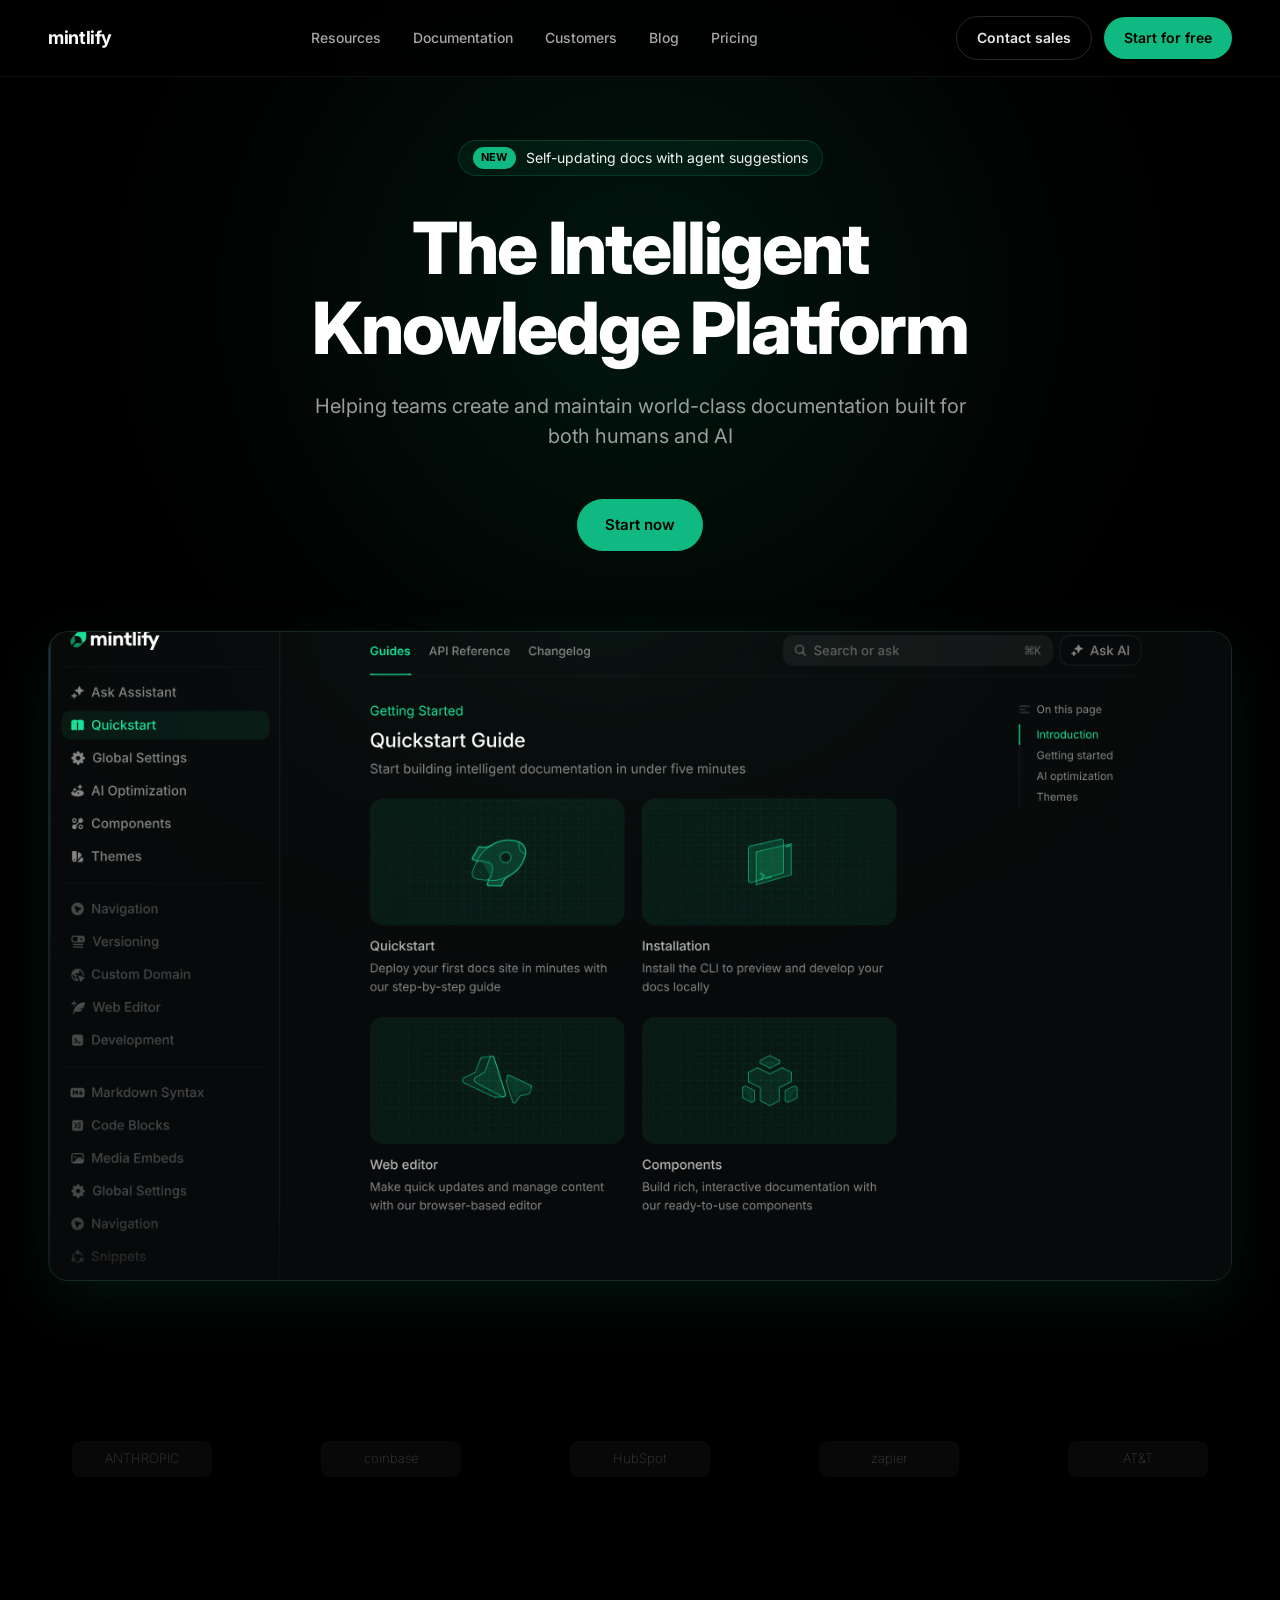
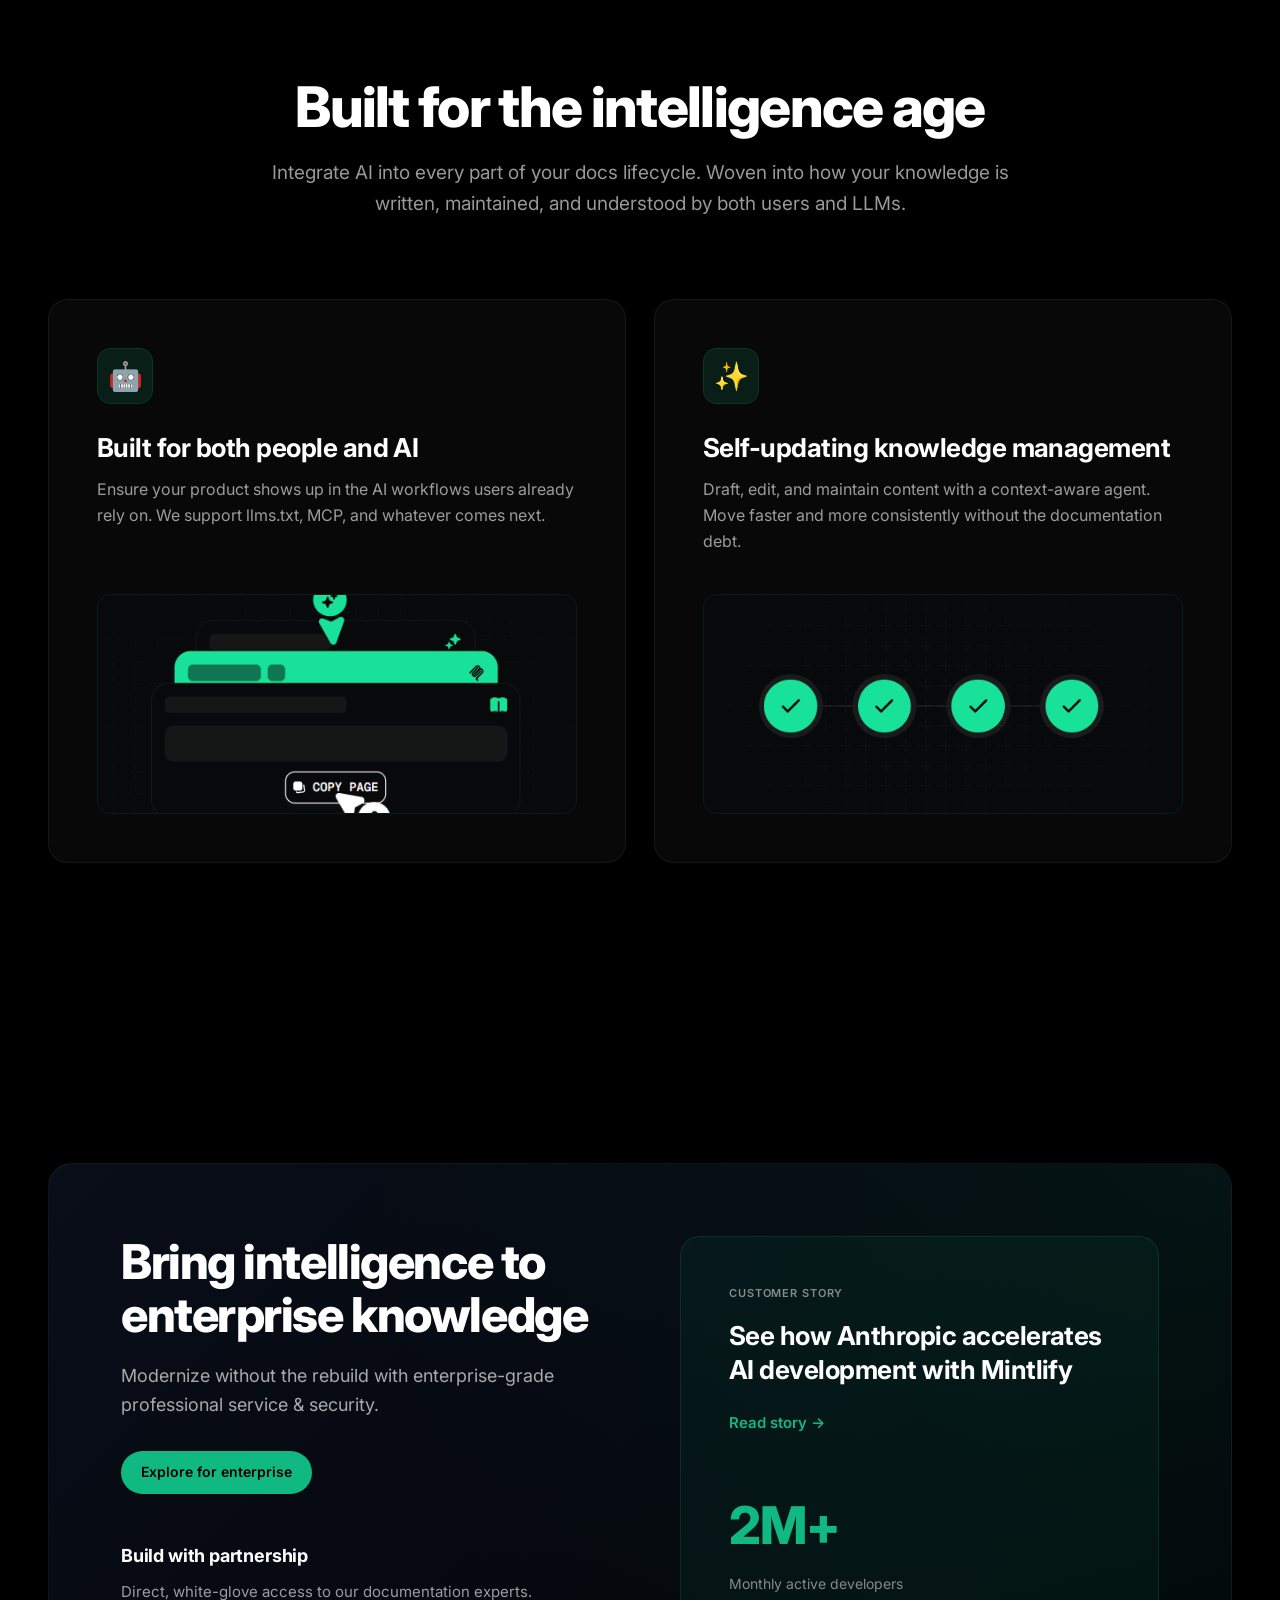
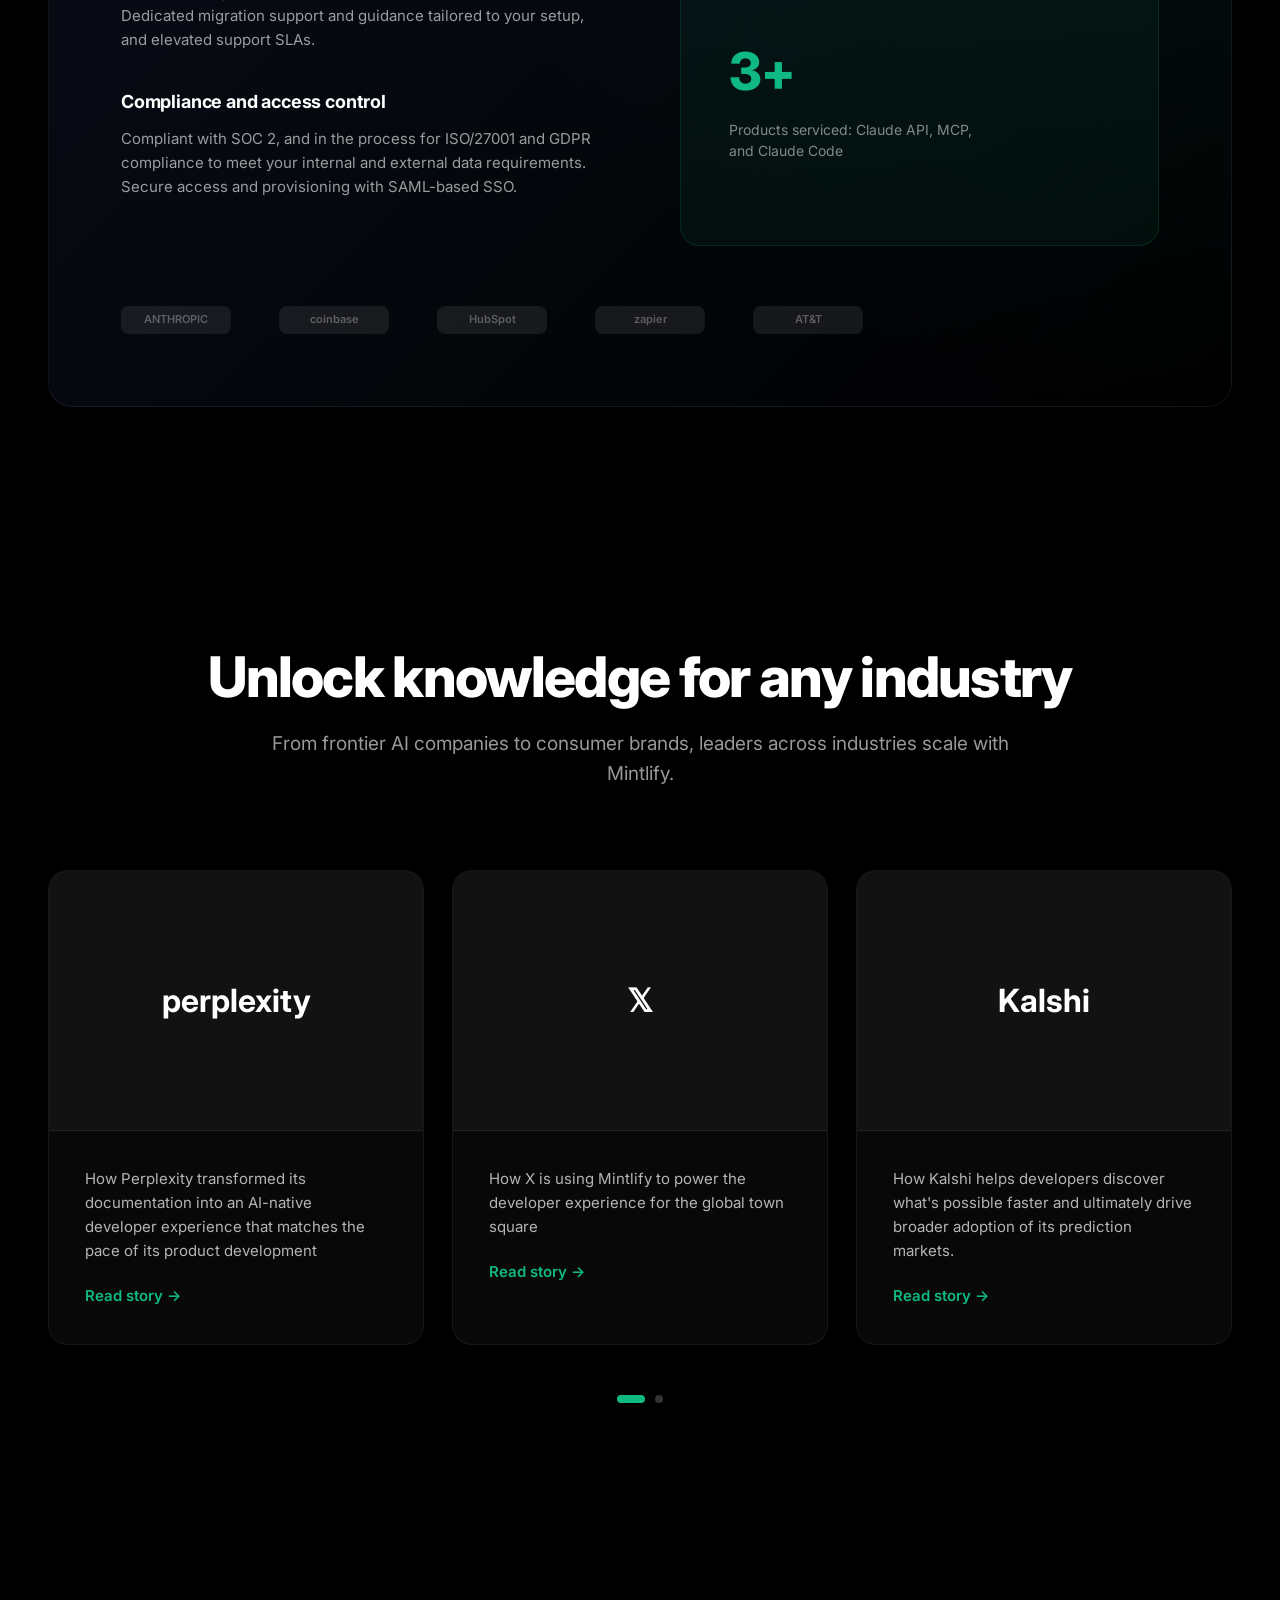
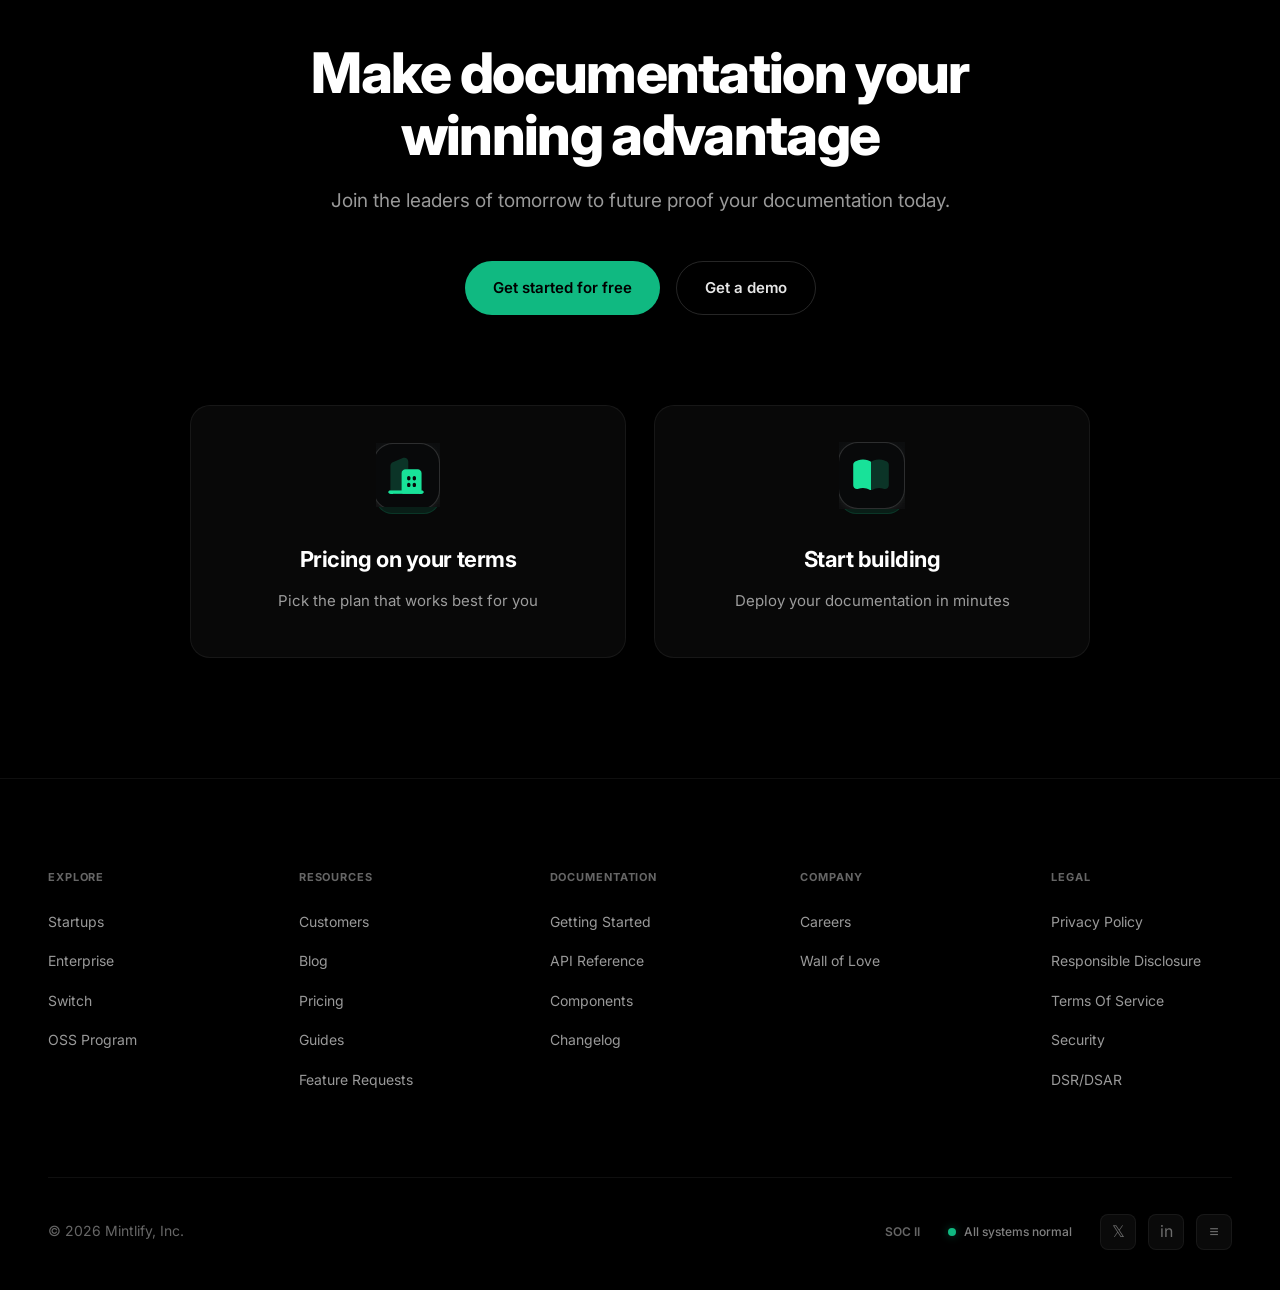
<file: Assignments/Mintlify-UI-Clone/index.html>
<!DOCTYPE html>
<html lang="en">
<head>
    <meta charset="UTF-8">
    <meta name="viewport" content="width=device-width, initial-scale=1.0">
    <title>Mintlify - The Intelligent Documentation Platform</title>
    <link rel="stylesheet" href="style.css">
    <link rel="preconnect" href="https://fonts.googleapis.com">
    <link rel="preconnect" href="https://fonts.gstatic.com" crossorigin>
    <link href="https://fonts.googleapis.com/css2?family=Inter:wght@400;500;600;700;800&display=swap" rel="stylesheet">
    <link rel="shortcut icon" href="assets/mintlify-icon.svg" type="image/x-icon">
</head>
<body>
    <!-- Header -->
    <header>
        <div class="nav-container">
            <div class="logo">mintlify</div>
            <nav>
                <ul class="nav-links">
                    <li><a href="#">Resources</a></li>
                    <li><a href="#">Documentation</a></li>
                    <li><a href="#">Customers</a></li>
                    <li><a href="#">Blog</a></li>
                    <li><a href="#">Pricing</a></li>
                </ul>
            </nav>
            <div class="nav-cta">
                <a href="#" class="btn btn-secondary">Contact sales</a>
                <a href="#" class="btn btn-primary">Start for free</a>
            </div>
        </div>
    </header>

    <!-- Hero Section -->
    <section class="hero">
        <div class="hero-background"></div>
        <div class="hero-content">
            <div class="announcement">
                <span class="announcement-badge">new</span>
                Self-updating docs with agent suggestions
            </div>
            <h1>The Intelligent<br>Knowledge Platform</h1>
            <p class="hero-subtitle">Helping teams create and maintain world-class documentation built for both humans and AI</p>
            <div class="hero-cta">
                <a href="#" class="btn btn-primary btn-large">Start now</a>
            </div>
            <div class="hero-image-container">
                <div class="hero-image">
                    <img src="assets/hero.png" alt="Hero" height="500px">
                </div>
            </div>
        </div>
    </section>

    <!-- Company Logos -->
    <div class="company-logos-section" >
        <div class="company-logos">
            <div class="company-logo">
                <div class="logo-placeholder" style="color: white; font-weight: 100;">ANTHROPIC</div>
            </div>
            <div class="company-logo">
                <div class="logo-placeholder" style="color: white; font-weight: 100;">coinbase</div>
            </div>
            <div class="company-logo">
                <div class="logo-placeholder" style="color: white; font-weight: 100;">HubSpot</div>
            </div>
            <div class="company-logo">
                <div class="logo-placeholder" style="color: white; font-weight: 100;">zapier</div>
            </div>
            <div class="company-logo">
                <div class="logo-placeholder" style="color: white; font-weight: 100;">AT&T</div>
            </div>
        </div>
    </div>

    <!-- Features Section -->
    <section class="features">
        <div class="features-container">
            <div class="section-header">
                <h2>Built for the intelligence age</h2>
                <p>Integrate AI into every part of your docs lifecycle. Woven into how your knowledge is written, maintained, and understood by both users and LLMs.</p>
            </div>
            <div class="features-grid">
                <div class="feature-card">
                    <div class="feature-content">
                        <div class="feature-icon">
                            <span>🤖</span>
                        </div>
                        <h3>Built for both people and AI</h3>
                        <p>Ensure your product shows up in the AI workflows users already rely on. We support llms.txt, MCP, and whatever comes next.</p>
                    </div>
                    <div class="feature-visual">
                        <img src="assets/main/pic2.png" alt="Feature">
                    </div>
                </div>
                <div class="feature-card">
                    <div class="feature-content">
                        <div class="feature-icon">
                            <span>✨</span>
                        </div>
                        <h3>Self-updating knowledge management</h3>
                        <p>Draft, edit, and maintain content with a context-aware agent. Move faster and more consistently without the documentation debt.</p>
                    </div>
                    <div class="feature-visual">
                        <img src="assets/main/pic1.png" alt="Icon" >
                    </div>
                </div>
            </div>
        </div>
    </section>

    

    <!-- Enterprise Section -->
    <section class="enterprise">
        <div class="enterprise-container">
            <div class="enterprise-content">
                <div class="enterprise-grid">
                    <div class="enterprise-left">
                        <h2>Bring intelligence to enterprise knowledge</h2>
                        <p class="enterprise-description">Modernize without the rebuild with enterprise-grade professional service & security.</p>
                        <a href="#" class="btn btn-primary">Explore for enterprise</a>
                        <div class="enterprise-features">
                            <div class="enterprise-feature">
                                <h4>Build with partnership</h4>
                                <p>Direct, white-glove access to our documentation experts. Dedicated migration support and guidance tailored to your setup, and elevated support SLAs.</p>
                            </div>
                            <div class="enterprise-feature">
                                <h4>Compliance and access control</h4>
                                <p>Compliant with SOC 2, and in the process for ISO/27001 and GDPR compliance to meet your internal and external data requirements. Secure access and provisioning with SAML-based SSO.</p>
                            </div>
                        </div>
                    </div>
                    <div class="enterprise-right">
                        <div class="enterprise-highlight">
                            <p class="highlight-label">Customer story</p>
                            <h3 class="highlight-title">See how Anthropic accelerates AI development with Mintlify</h3>
                            <a href="#" class="customer-link">Read story →</a>
                            <div class="highlight-stats">
                                <div class="highlight-stat">
                                    <div class="stat-number">2M+</div>
                                    <div class="stat-label">Monthly active developers</div>
                                </div>
                                <div class="highlight-stat">
                                    <div class="stat-number">3+</div>
                                    <div class="stat-label">Products serviced: Claude API, MCP,<br>and Claude Code</div>
                                </div>
                            </div>
                        </div>
                    </div>
                </div>
                <div class="enterprise-logos">
                    <!-- PLACE COMPANY LOGOS HERE -->
                    <div class="logo-placeholder small">ANTHROPIC</div>
                    <div class="logo-placeholder small">coinbase</div>
                    <div class="logo-placeholder small">HubSpot</div>
                    <div class="logo-placeholder small">zapier</div>
                    <div class="logo-placeholder small">AT&T</div>
                </div>
            </div>
        </div>
    </section>

    <!-- Customers Section -->
    <section class="customers">
        <div class="customers-container">
            <div class="section-header">
                <h2>Unlock knowledge for any industry</h2>
                <p>From frontier AI companies to consumer brands, leaders across industries scale with Mintlify.</p>
            </div>
            <div class="customer-cards">
                <div class="customer-card">
                    <div class="customer-image">
                        <span>perplexity</span>
                    </div>
                    <div class="customer-content">
                        <p>How Perplexity transformed its documentation into an AI-native developer experience that matches the pace of its product development</p>
                        <a href="#" class="customer-link">Read story →</a>
                    </div>
                </div>
                <div class="customer-card">
                    <div class="customer-image">
                        <span>𝕏</span>
                    </div>
                    <div class="customer-content">
                        <p>How X is using Mintlify to power the developer experience for the global town square</p>
                        <a href="#" class="customer-link">Read story →</a>
                    </div>
                </div>
                <div class="customer-card">
                    <div class="customer-image">
                        <span>Kalshi</span>
                    </div>
                    <div class="customer-content">
                        <p>How Kalshi helps developers discover what's possible faster and ultimately drive broader adoption of its prediction markets.</p>
                        <a href="#" class="customer-link">Read story →</a>
                    </div>
                </div>
            </div>
            <div class="carousel-dots">
                <div class="carousel-dot active"></div>
                <div class="carousel-dot"></div>
            </div>
        </div>
    </section>

    <!-- CTA Section -->
    <section class="cta-section">
        <div class="cta-container">
            <h2>Make documentation your<br>winning advantage</h2>
            <p>Join the leaders of tomorrow to future proof your documentation today.</p>
            <div class="cta-buttons">
                <a href="#" class="btn btn-primary btn-large">Get started for free</a>
                <a href="#" class="btn btn-secondary btn-large">Get a demo</a>
            </div>
            <div class="cta-cards">
                <div class="cta-card">
                    <div class="cta-card-icon">
                        <span><img src="assets/footerIcon/img2.png" alt="pic1"></span>
                    </div>
                    <h3>Pricing on your terms</h3>
                    <p>Pick the plan that works best for you</p>
                </div>
                <div class="cta-card">
                    <div class="cta-card-icon">
                        <span><img src="assets/footerIcon/img1.png" alt="pic2"></span>
                    </div>
                    <h3>Start building</h3>
                    <p>Deploy your documentation in minutes</p>
                </div>
            </div>
        </div>
    </section>

    <!-- Footer -->
    <footer>
        <div class="footer-container">
            <div class="footer-grid">
                <div class="footer-column">
                    <h4>explore</h4>
                    <ul>
                        <li><a href="#">Startups</a></li>
                        <li><a href="#">Enterprise</a></li>
                        <li><a href="#">Switch</a></li>
                        <li><a href="#">OSS Program</a></li>
                    </ul>
                </div>
                <div class="footer-column">
                    <h4>resources</h4>
                    <ul>
                        <li><a href="#">Customers</a></li>
                        <li><a href="#">Blog</a></li>
                        <li><a href="#">Pricing</a></li>
                        <li><a href="#">Guides</a></li>
                        <li><a href="#">Feature Requests</a></li>
                    </ul>
                </div>
                <div class="footer-column">
                    <h4>documentation</h4>
                    <ul>
                        <li><a href="#">Getting Started</a></li>
                        <li><a href="#">API Reference</a></li>
                        <li><a href="#">Components</a></li>
                        <li><a href="#">Changelog</a></li>
                    </ul>
                </div>
                <div class="footer-column">
                    <h4>company</h4>
                    <ul>
                        <li><a href="#">Careers</a></li>
                        <li><a href="#">Wall of Love</a></li>
                    </ul>
                </div>
                <div class="footer-column">
                    <h4>legal</h4>
                    <ul>
                        <li><a href="#">Privacy Policy</a></li>
                        <li><a href="#">Responsible Disclosure</a></li>
                        <li><a href="#">Terms Of Service</a></li>
                        <li><a href="#">Security</a></li>
                        <li><a href="#">DSR/DSAR</a></li>
                    </ul>
                </div>
            </div>
            <div class="footer-bottom">
                <div class="footer-bottom-left">
                    <p>© 2026 Mintlify, Inc.</p>
                </div>
                <div class="footer-bottom-right">
                    <div class="footer-badge">
                        <span>SOC II</span>
                    </div>
                    <div class="status-indicator">
                        <div class="status-dot"></div>
                        <span>All systems normal</span>
                    </div>
                    <div class="social-links">
                        <a href="#" class="social-link">𝕏</a>
                        <a href="#" class="social-link">in</a>
                        <a href="#" class="social-link">≡</a>
                    </div>
                </div>
            </div>
        </div>
    </footer>
</body>
</html>
</file>
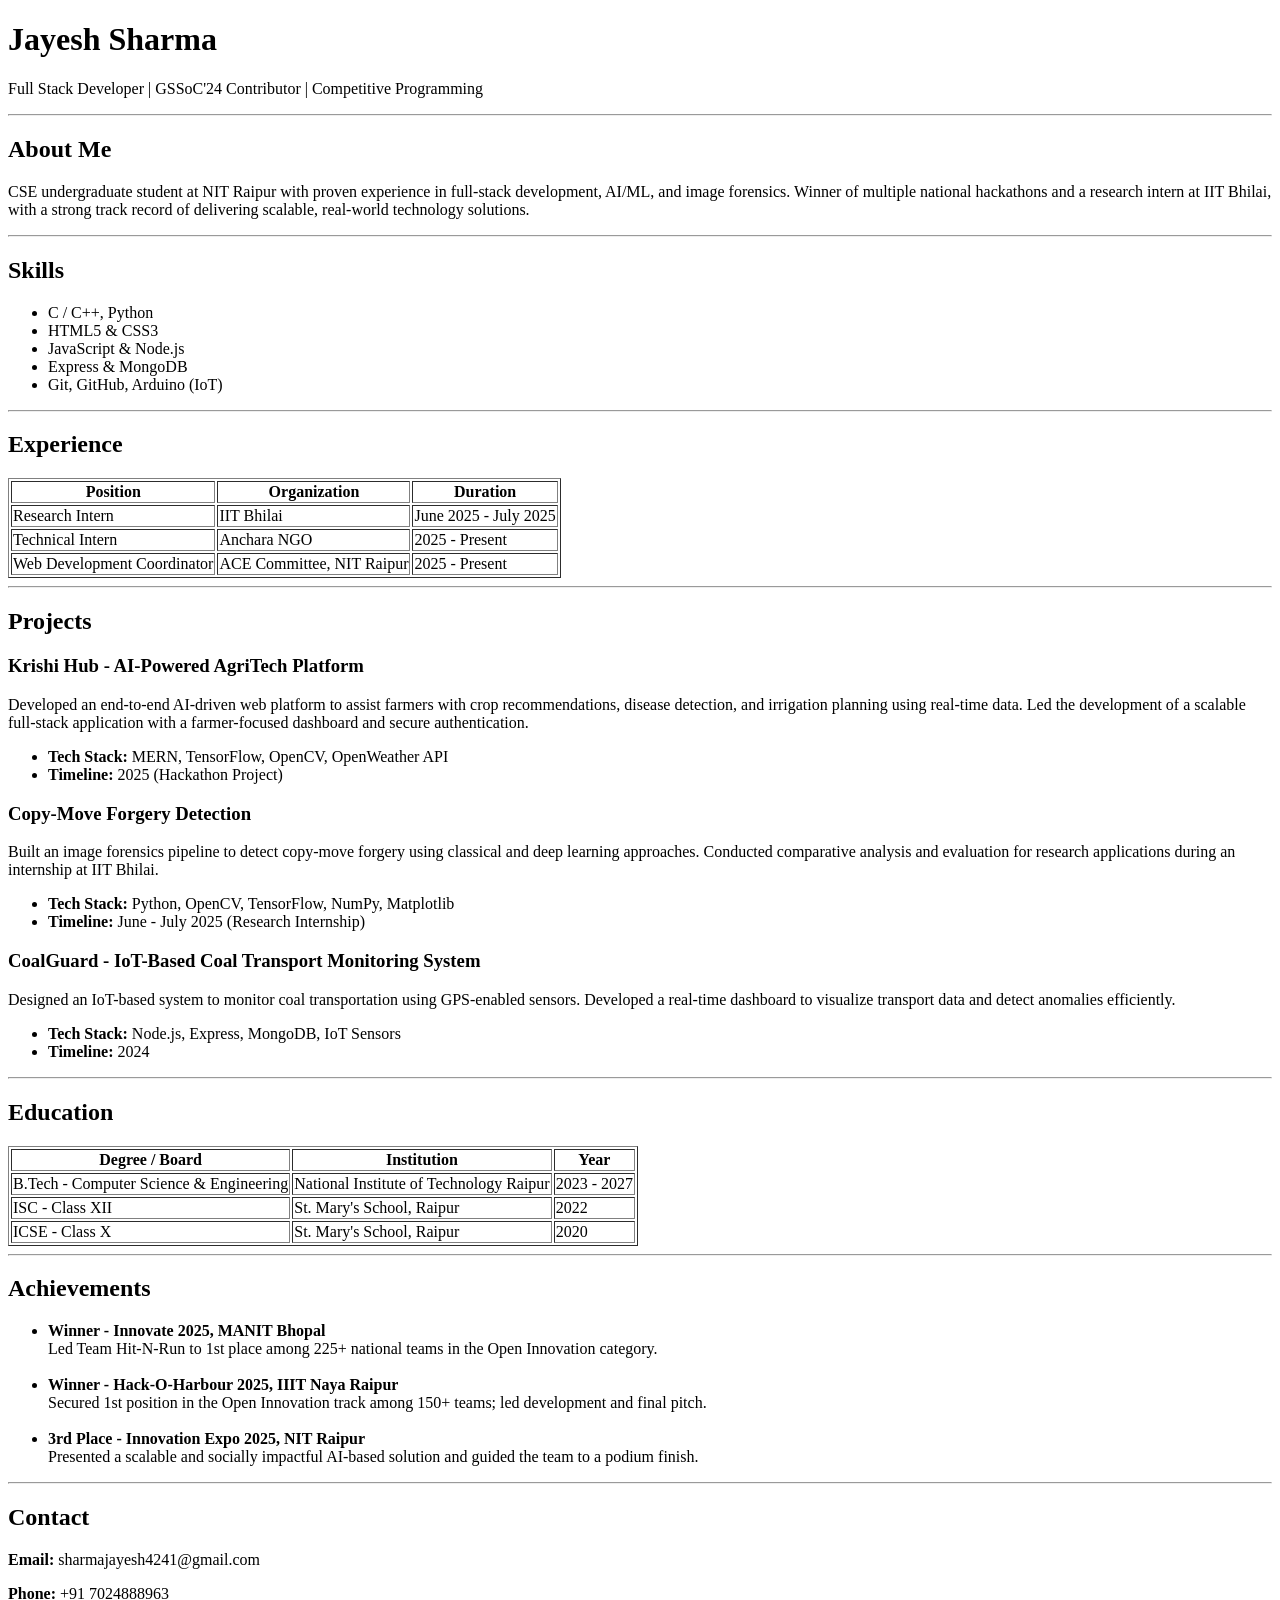
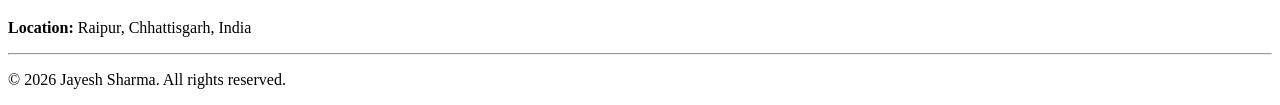
<file: Assignments/HTML-Resume/Resume.html>
<!DOCTYPE html>
<html lang="en">
<head>
    <meta charset="UTF-8">
    <meta name="viewport" content="width=device-width, initial-scale=1.0">
    <title>Jayesh Sharma | Resume</title>
</head>
<body>

    <!-- Header Section -->
    <header>
        <h1>Jayesh Sharma</h1>
        <p>Full Stack Developer | GSSoC'24 Contributor | Competitive Programming</p>
    </header>

    <hr>

    <!-- About Section -->
    <section>
        <h2>About Me</h2>
        <p>
            CSE undergraduate student at NIT Raipur with proven experience in full-stack development,
            AI/ML, and image forensics. Winner of multiple national hackathons and a research intern at
            IIT Bhilai, with a strong track record of delivering scalable, real-world technology solutions.
        </p>
    </section>

    <hr>

    <!-- Skills Section -->
    <section>
        <h2>Skills</h2>
        <ul>
            <li>C / C++, Python</li>
            <li>HTML5 & CSS3</li>
            <li>JavaScript & Node.js</li>
            <li>Express & MongoDB</li>
            <li>Git, GitHub, Arduino (IoT)</li>
        </ul>
    </section>

    <hr>

    <!-- Experience Section -->
    <section>
        <h2>Experience</h2>
        <table border="1">
            <tr>
                <th>Position</th>
                <th>Organization</th>
                <th>Duration</th>
            </tr>
            <tr>
                <td>Research Intern</td>
                <td>IIT Bhilai</td>
                <td>June 2025 - July 2025</td>
            </tr>
            <tr>
                <td>Technical Intern</td>
                <td>Anchara NGO</td>
                <td>2025 - Present</td>
            </tr>
            <tr>
                <td>Web Development Coordinator</td>
                <td>ACE Committee, NIT Raipur</td>
                <td>2025 - Present</td>
            </tr>
        </table>
    </section>

    <hr>

    <!-- Projects Section -->
    <section>
        <h2>Projects</h2>

        <h3>Krishi Hub - AI-Powered AgriTech Platform</h3>
        <p>
            Developed an end-to-end AI-driven web platform to assist farmers with crop recommendations,
            disease detection, and irrigation planning using real-time data. Led the development of a
            scalable full-stack application with a farmer-focused dashboard and secure authentication.
        </p>
        <ul>
            <li><strong>Tech Stack:</strong> MERN, TensorFlow, OpenCV, OpenWeather API</li>
            <li><strong>Timeline:</strong> 2025 (Hackathon Project)</li>
        </ul>

        <h3>Copy-Move Forgery Detection</h3>
        <p>
            Built an image forensics pipeline to detect copy-move forgery using classical and deep learning
            approaches. Conducted comparative analysis and evaluation for research applications during an
            internship at IIT Bhilai.
        </p>
        <ul>
            <li><strong>Tech Stack:</strong> Python, OpenCV, TensorFlow, NumPy, Matplotlib</li>
            <li><strong>Timeline:</strong> June - July 2025 (Research Internship)</li>
        </ul>

        <h3>CoalGuard - IoT-Based Coal Transport Monitoring System</h3>
        <p>
            Designed an IoT-based system to monitor coal transportation using GPS-enabled sensors.
            Developed a real-time dashboard to visualize transport data and detect anomalies efficiently.
        </p>
        <ul>
            <li><strong>Tech Stack:</strong> Node.js, Express, MongoDB, IoT Sensors</li>
            <li><strong>Timeline:</strong> 2024</li>
        </ul>
    </section>

    <hr>

    <!-- Education Section -->
    <section>
        <h2>Education</h2>
        <table border="1">
            <tr>
                <th>Degree / Board</th>
                <th>Institution</th>
                <th>Year</th>
            </tr>
            <tr>
                <td>B.Tech - Computer Science & Engineering</td>
                <td>National Institute of Technology Raipur</td>
                <td>2023 - 2027</td>
            </tr>
            <tr>
                <td>ISC - Class XII</td>
                <td>St. Mary's School, Raipur</td>
                <td>2022</td>
            </tr>
            <tr>
                <td>ICSE - Class X</td>
                <td>St. Mary's School, Raipur</td>
                <td>2020</td>
            </tr>
        </table>
    </section>

    <hr>

    <!-- Achievements Section -->
    <section>
        <h2>Achievements</h2>
        <ul>
            <li>
                <strong>Winner - Innovate 2025, MANIT Bhopal</strong><br>
                Led Team Hit-N-Run to 1st place among 225+ national teams in the Open Innovation category.
            </li>
            <br>
            <li>
                <strong>Winner - Hack-O-Harbour 2025, IIIT Naya Raipur</strong><br>
                Secured 1st position in the Open Innovation track among 150+ teams; led development and final pitch.
            </li>
            <br>
            <li>
                <strong>3rd Place - Innovation Expo 2025, NIT Raipur</strong><br>
                Presented a scalable and socially impactful AI-based solution and guided the team to a podium finish.
            </li>
        </ul>
    </section>

    <hr>

    <!-- Contact Section -->
    <section>
        <h2>Contact</h2>
        <p><strong>Email:</strong> sharmajayesh4241@gmail.com</p>
        <p><strong>Phone:</strong> +91 7024888963</p>
        <p><strong>Location:</strong> Raipur, Chhattisgarh, India</p>
    </section>

    <hr>

    <!-- Footer -->
    <footer>
        <p>© 2026 Jayesh Sharma. All rights reserved.</p>
    </footer>

</body>
</html>
</file>
<file: Assignments/Mintlify-UI-Clone/style.css>
/* Reset and Base Styles */
* {
    margin: 0;
    padding: 0;
    box-sizing: border-box;
}

body {
    font-family: 'Inter', -apple-system, BlinkMacSystemFont, 'Segoe UI', 'Roboto', 'Oxygen', 'Ubuntu', 'Cantarell', sans-serif;
    line-height: 1.6;
    color: #ffffff;
    background: #000000;
    -webkit-font-smoothing: antialiased;
    -moz-osx-font-smoothing: grayscale;
}

/* Header */
header {
    padding: 16px 0;
    position: fixed;
    top: 0;
    left: 0;
    right: 0;
    background: rgba(0, 0, 0, 0.8);
    backdrop-filter: blur(12px);
    z-index: 1000;
    border-bottom: 1px solid rgba(255, 255, 255, 0.06);
}

.nav-container {
    max-width: 1400px;
    margin: 0 auto;
    padding: 0 48px;
    display: flex;
    justify-content: space-between;
    align-items: center;
}

.logo {
    font-size: 18px;
    font-weight: 700;
    color: #ffffff;
    letter-spacing: -0.02em;
}

.nav-links {
    display: flex;
    gap: 32px;
    list-style: none;
    align-items: center;
}

.nav-links a {
    text-decoration: none;
    color: rgba(255, 255, 255, 0.65);
    font-size: 14px;
    font-weight: 500;
    transition: color 0.2s ease;
}

.nav-links a:hover {
    color: #ffffff;
}

.nav-cta {
    display: flex;
    gap: 12px;
    align-items: center;
}

/* Buttons */
.btn {
    padding: 10px 20px;
    border-radius: 100px;
    text-decoration: none;
    font-size: 14px;
    font-weight: 600;
    transition: all 0.2s ease;
    display: inline-flex;
    align-items: center;
    justify-content: center;
    cursor: pointer;
    border: none;
    font-family: 'Inter', sans-serif;
}

.btn-large {
    padding: 14px 28px;
    font-size: 15px;
}

.btn-secondary {
    color: rgba(255, 255, 255, 0.9);
    border: 1px solid rgba(255, 255, 255, 0.15);
    background: transparent;
}

.btn-secondary:hover {
    border-color: rgba(255, 255, 255, 0.3);
    background: rgba(255, 255, 255, 0.05);
}

.btn-primary {
    background: #10b981;
    color: #000000;
    border: none;
}

.btn-primary:hover {
    background: #059669;
    transform: translateY(-1px);
}

/* Hero Section */
.hero {
    max-width: 1400px;
    margin: 0 auto;
    padding: 140px 48px 80px;
    text-align: center;
    position: relative;
}

.hero-background {
    position: absolute;
    top: -200px;
    left: 50%;
    transform: translateX(-50%);
    width: 1000px;
    height: 1000px;
    background: radial-gradient(circle, rgba(16, 185, 129, 0.12) 0%, transparent 70%);
    pointer-events: none;
    z-index: 0;
    filter: blur(60px);
}

.hero-content {
    position: relative;
    z-index: 1;
}

.announcement {
    display: inline-flex;
    align-items: center;
    background: rgba(16, 185, 129, 0.08);
    padding: 6px 14px;
    border-radius: 100px;
    margin-bottom: 32px;
    font-size: 14px;
    color: rgba(255, 255, 255, 0.95);
    border: 1px solid rgba(16, 185, 129, 0.2);
}

.announcement-badge {
    background: #10b981;
    color: #000000;
    padding: 2px 8px;
    border-radius: 100px;
    margin-right: 10px;
    font-size: 11px;
    font-weight: 700;
    text-transform: uppercase;
    letter-spacing: 0.03em;
}

.hero h1 {
    font-size: 72px;
    font-weight: 800;
    line-height: 1.1;
    margin-bottom: 24px;
    color: #ffffff;
    letter-spacing: -0.03em;
}

.hero-subtitle {
    font-size: 20px;
    color: rgba(255, 255, 255, 0.6);
    margin-bottom: 48px;
    max-width: 680px;
    margin-left: auto;
    margin-right: auto;
    line-height: 1.5;
    font-weight: 400;
}

.hero-cta {
    margin-bottom: 80px;
}

.hero-image-container {
    width: 100%;
    max-width: 1200px;
    margin: 0 auto;
    position: relative;
}

.hero-image {
    width: 100%;
    height: 650px;
    background: linear-gradient(135deg, rgba(16, 185, 129, 0.15) 0%, rgba(5, 150, 105, 0.1) 100%);
    border-radius: 20px;
    border: 1px solid rgba(255, 255, 255, 0.08);
    display: flex;
    align-items: center;
    justify-content: center;
    color: rgba(255, 255, 255, 0.2);
    font-size: 18px;
    position: relative;
    overflow: hidden;
    box-shadow: 0 20px 60px rgba(16, 185, 129, 0.1);
}

.hero-image img {
    width: 100%;
    height: 100%;
    object-fit: cover;
}

/* Company Logos Section */
.company-logos-section {
    max-width: 1400px;
    margin: 0 auto;
    padding: 80px 48px;
}

.company-logos {
    display: grid;
    grid-template-columns: repeat(5, 1fr);
    gap: 60px;
    align-items: center;
}

.company-logo {
    display: flex;
    align-items: center;
    justify-content: center;
    height: 36px;
    opacity: 0.4;
    transition: opacity 0.3s ease;
}

.company-logo:hover {
    opacity: 0.7;
}

.company-logo img {
    max-width: 100%;
    max-height: 100%;
    filter: brightness(0) invert(1);
}

.logo-placeholder {
    width: 140px;
    height: 36px;
    background: rgba(255, 255, 255, 0.08);
    border-radius: 8px;
    display: flex;
    align-items: center;
    justify-content: center;
    font-size: 13px;
    font-weight: 600;
    color: rgba(255, 255, 255, 0.3);
}

.logo-placeholder.small {
    width: 110px;
    height: 28px;
    font-size: 11px;
}

/* Features Section */
.features {
    max-width: 1400px;
    margin: 0 auto;
    padding: 120px 48px;
}

.features-container {
    width: 100%;
}

.section-header {
    text-align: center;
    margin-bottom: 80px;
}

.section-header h2 {
    font-size: 56px;
    font-weight: 800;
    margin-bottom: 20px;
    color: #ffffff;
    letter-spacing: -0.03em;
    line-height: 1.1;
}

.section-header p {
    font-size: 19px;
    color: rgba(255, 255, 255, 0.6);
    max-width: 750px;
    margin: 0 auto;
    line-height: 1.6;
    font-weight: 400;
}

.features-grid {
    display: grid;
    grid-template-columns: repeat(2, 1fr);
    gap: 28px;
    margin-bottom: 60px;
}

.feature-card {
    background: rgba(255, 255, 255, 0.03);
    padding: 48px;
    border-radius: 20px;
    border: 1px solid rgba(255, 255, 255, 0.06);
    transition: all 0.3s ease;
    display: flex;
    flex-direction: column;
}

.feature-card:hover {
    background: rgba(255, 255, 255, 0.04);
    border-color: rgba(255, 255, 255, 0.1);
    transform: translateY(-2px);
}

.feature-content {
    flex: 1;
    margin-bottom: 40px;
}

.feature-icon {
    width: 56px;
    height: 56px;
    background: rgba(16, 185, 129, 0.12);
    border-radius: 14px;
    margin-bottom: 28px;
    display: flex;
    align-items: center;
    justify-content: center;
    color: #10b981;
    font-size: 26px;
    border: 1px solid rgba(16, 185, 129, 0.15);
}

.feature-icon img {
    width: 32px;
    height: 32px;
}

.feature-icon span {
    font-size: 28px;
}

.feature-card h3 {
    font-size: 26px;
    font-weight: 700;
    margin-bottom: 14px;
    color: #ffffff;
    letter-spacing: -0.02em;
    line-height: 1.2;
}

.feature-card p {
    color: rgba(255, 255, 255, 0.6);
    font-size: 16px;
    line-height: 1.6;
    font-weight: 400;
}

.feature-visual {
    width: 100%;
    height: 220px;
    background: rgba(16, 185, 129, 0.04);
    border-radius: 14px;
    border: 1px solid rgba(16, 185, 129, 0.08);
    display: flex;
    align-items: center;
    justify-content: center;
    color: rgba(255, 255, 255, 0.15);
    font-size: 13px;
    position: relative;
    overflow: hidden;
}

.feature-visual img {
    width: 100%;
    height: 100%;
    object-fit: cover;
}

/* Code Block Section */
.code-block-section {
    max-width: 1400px;
    margin: 0 auto;
    padding: 60px 48px 120px;
}

.code-blocks-container {
    width: 100%;
}

.code-blocks-grid {
    display: grid;
    grid-template-columns: repeat(3, 1fr);
    gap: 28px;
}

.code-block {
    background: rgba(255, 255, 255, 0.03);
    border: 1px solid rgba(255, 255, 255, 0.06);
    border-radius: 16px;
    padding: 24px;
    min-height: 220px;
    transition: all 0.3s ease;
}

.code-block:hover {
    background: rgba(255, 255, 255, 0.04);
    border-color: rgba(255, 255, 255, 0.1);
}

.code-block-header {
    display: flex;
    gap: 8px;
    margin-bottom: 20px;
}

.code-dot {
    width: 12px;
    height: 12px;
    border-radius: 50%;
    background: rgba(255, 255, 255, 0.15);
}

.code-block-content {
    font-family: 'Monaco', 'Courier New', monospace;
    font-size: 13px;
    color: rgba(255, 255, 255, 0.6);
    line-height: 1.8;
    min-height: 160px;
    display: flex;
    align-items: center;
    justify-content: center;
}

.code-block-content img {
    width: 100%;
    height: auto;
}

/* Enterprise Section */
.enterprise {
    max-width: 1400px;
    margin: 0 auto;
    padding: 120px 48px;
}

.enterprise-container {
    width: 100%;
}

.enterprise-content {
    background: linear-gradient(135deg, rgba(15, 23, 42, 0.6) 0%, rgba(0, 0, 0, 0.6) 100%);
    border-radius: 24px;
    padding: 72px;
    border: 1px solid rgba(255, 255, 255, 0.06);
    position: relative;
    overflow: hidden;
}

.enterprise-content::before {
    content: '';
    position: absolute;
    top: 0;
    left: 0;
    right: 0;
    bottom: 0;
    background: radial-gradient(circle at top right, rgba(16, 185, 129, 0.08) 0%, transparent 60%);
    pointer-events: none;
}

.enterprise-grid {
    display: grid;
    grid-template-columns: 1fr 1fr;
    gap: 80px;
    position: relative;
    z-index: 1;
    margin-bottom: 60px;
}

.enterprise-left h2 {
    font-size: 48px;
    font-weight: 800;
    margin-bottom: 20px;
    color: #ffffff;
    letter-spacing: -0.03em;
    line-height: 1.1;
}

.enterprise-description {
    font-size: 18px;
    color: rgba(255, 255, 255, 0.65);
    margin-bottom: 32px;
    line-height: 1.6;
    font-weight: 400;
}

.enterprise-features {
    display: flex;
    flex-direction: column;
    gap: 36px;
    margin-top: 48px;
}

.enterprise-feature h4 {
    font-size: 18px;
    font-weight: 700;
    margin-bottom: 10px;
    color: #ffffff;
    letter-spacing: -0.01em;
}

.enterprise-feature p {
    color: rgba(255, 255, 255, 0.6);
    font-size: 15px;
    line-height: 1.6;
    font-weight: 400;
}

.enterprise-highlight {
    background: rgba(16, 185, 129, 0.06);
    border: 1px solid rgba(16, 185, 129, 0.15);
    border-radius: 20px;
    padding: 48px;
}

.highlight-label {
    font-size: 11px;
    color: rgba(255, 255, 255, 0.5);
    margin-bottom: 16px;
    text-transform: uppercase;
    letter-spacing: 0.08em;
    font-weight: 600;
}

.highlight-title {
    font-size: 26px;
    font-weight: 700;
    margin-bottom: 24px;
    color: #ffffff;
    line-height: 1.3;
    letter-spacing: -0.02em;
}

.customer-link {
    color: #10b981;
    text-decoration: none;
    font-weight: 600;
    font-size: 15px;
    display: inline-flex;
    align-items: center;
    gap: 6px;
    transition: color 0.2s ease;
}

.customer-link:hover {
    color: #059669;
}

.highlight-stats {
    margin-top: 48px;
}

.highlight-stat {
    margin-bottom: 36px;
}

.stat-number {
    font-size: 52px;
    font-weight: 800;
    color: #10b981;
    margin-bottom: 6px;
    letter-spacing: -0.02em;
}

.stat-label {
    font-size: 14px;
    color: rgba(255, 255, 255, 0.5);
    line-height: 1.5;
    font-weight: 400;
}

.enterprise-logos {
    display: flex;
    gap: 48px;
    flex-wrap: wrap;
    position: relative;
    z-index: 1;
}

/* Customers Section */
.customers {
    max-width: 1400px;
    margin: 0 auto;
    padding: 120px 48px;
}

.customers-container {
    width: 100%;
}

.customer-cards {
    display: grid;
    grid-template-columns: repeat(3, 1fr);
    gap: 28px;
    margin-top: 70px;
}

.customer-card {
    background: rgba(255, 255, 255, 0.03);
    border-radius: 20px;
    overflow: hidden;
    border: 1px solid rgba(255, 255, 255, 0.06);
    transition: all 0.3s ease;
    cursor: pointer;
}

.customer-card:hover {
    transform: translateY(-4px);
    border-color: rgba(255, 255, 255, 0.12);
    background: rgba(255, 255, 255, 0.04);
}

.customer-image {
    width: 100%;
    height: 260px;
    background: rgba(255, 255, 255, 0.04);
    display: flex;
    align-items: center;
    justify-content: center;
    font-size: 36px;
    font-weight: 700;
    color: #ffffff;
    position: relative;
    border-bottom: 1px solid rgba(255, 255, 255, 0.06);
}

.customer-image img {
    width: 100%;
    height: 100%;
    object-fit: cover;
}

.customer-image span {
    font-size: 32px;
}

.customer-content {
    padding: 36px;
}

.customer-content p {
    color: rgba(255, 255, 255, 0.7);
    font-size: 15px;
    margin-bottom: 20px;
    line-height: 1.6;
    font-weight: 400;
}

.carousel-dots {
    display: flex;
    gap: 10px;
    justify-content: center;
    margin-top: 50px;
}

.carousel-dot {
    width: 8px;
    height: 8px;
    border-radius: 50%;
    background: rgba(255, 255, 255, 0.2);
    cursor: pointer;
    transition: all 0.3s ease;
}

.carousel-dot:hover {
    background: rgba(255, 255, 255, 0.4);
}

.carousel-dot.active {
    background: #10b981;
    width: 28px;
    border-radius: 4px;
}

/* CTA Section */
.cta-section {
    max-width: 1400px;
    margin: 0 auto;
    padding: 120px 48px;
    text-align: center;
}

.cta-container {
    width: 100%;
}

.cta-section h2 {
    font-size: 56px;
    font-weight: 800;
    margin-bottom: 20px;
    color: #ffffff;
    letter-spacing: -0.03em;
    line-height: 1.1;
}

.cta-section p {
    font-size: 19px;
    color: rgba(255, 255, 255, 0.6);
    margin-bottom: 44px;
    font-weight: 400;
}

.cta-buttons {
    display: flex;
    gap: 16px;
    justify-content: center;
}

.cta-cards {
    display: grid;
    grid-template-columns: repeat(2, 1fr);
    gap: 28px;
    margin-top: 90px;
    max-width: 900px;
    margin-left: auto;
    margin-right: auto;
}

.cta-card {
    background: rgba(255, 255, 255, 0.03);
    border: 1px solid rgba(255, 255, 255, 0.06);
    border-radius: 20px;
    padding: 44px;
    text-align: center;
    transition: all 0.3s ease;
}

.cta-card:hover {
    background: rgba(255, 255, 255, 0.04);
    border-color: rgba(255, 255, 255, 0.1);
    transform: translateY(-2px);
}

.cta-card-icon {
    width: 64px;
    height: 64px;
    background: rgba(16, 185, 129, 0.12);
    border-radius: 16px;
    margin: 0 auto 28px;
    display: flex;
    align-items: center;
    justify-content: center;
    color: #10b981;
    font-size: 28px;
    border: 1px solid rgba(16, 185, 129, 0.15);
}

.cta-card h3 {
    font-size: 22px;
    font-weight: 700;
    margin-bottom: 12px;
    color: #ffffff;
    letter-spacing: -0.02em;
}

.cta-card p {
    font-size: 15px;
    color: rgba(255, 255, 255, 0.6);
    margin: 0;
    font-weight: 400;
}

/* Footer */
footer {
    background: rgba(0, 0, 0, 0.4);
    padding: 90px 48px 40px;
    border-top: 1px solid rgba(255, 255, 255, 0.06);
}

.footer-container {
    max-width: 1400px;
    margin: 0 auto;
}

.footer-grid {
    display: grid;
    grid-template-columns: repeat(5, 1fr);
    gap: 70px;
    margin-bottom: 70px;
}

.footer-column h4 {
    font-size: 11px;
    font-weight: 700;
    margin-bottom: 22px;
    text-transform: uppercase;
    color: rgba(255, 255, 255, 0.4);
    letter-spacing: 0.08em;
}

.footer-column ul {
    list-style: none;
}

.footer-column li {
    margin-bottom: 14px;
}

.footer-column a {
    color: rgba(255, 255, 255, 0.6);
    text-decoration: none;
    font-size: 14px;
    font-weight: 400;
    transition: color 0.2s ease;
}

.footer-column a:hover {
    color: #ffffff;
}

.footer-bottom {
    border-top: 1px solid rgba(255, 255, 255, 0.06);
    padding-top: 36px;
    display: flex;
    justify-content: space-between;
    align-items: center;
}

.footer-bottom-left p {
    color: rgba(255, 255, 255, 0.4);
    font-size: 14px;
    font-weight: 400;
}

.footer-bottom-right {
    display: flex;
    gap: 28px;
    align-items: center;
}

.footer-badge {
    display: flex;
    align-items: center;
    gap: 8px;
    font-size: 12px;
    font-weight: 600;
    color: rgba(255, 255, 255, 0.4);
}

.status-indicator {
    display: flex;
    align-items: center;
    gap: 8px;
    font-size: 12px;
    color: rgba(255, 255, 255, 0.5);
    font-weight: 500;
}

.status-dot {
    width: 8px;
    height: 8px;
    background: #10b981;
    border-radius: 50%;
    box-shadow: 0 0 8px rgba(16, 185, 129, 0.4);
}

.social-links {
    display: flex;
    gap: 12px;
}

.social-link {
    width: 36px;
    height: 36px;
    background: rgba(255, 255, 255, 0.04);
    border-radius: 8px;
    display: flex;
    align-items: center;
    justify-content: center;
    color: rgba(255, 255, 255, 0.4);
    text-decoration: none;
    font-size: 16px;
    transition: all 0.2s ease;
    border: 1px solid rgba(255, 255, 255, 0.06);
}

.social-link:hover {
    background: rgba(255, 255, 255, 0.08);
    color: #ffffff;
    border-color: rgba(255, 255, 255, 0.12);
}
</file>
